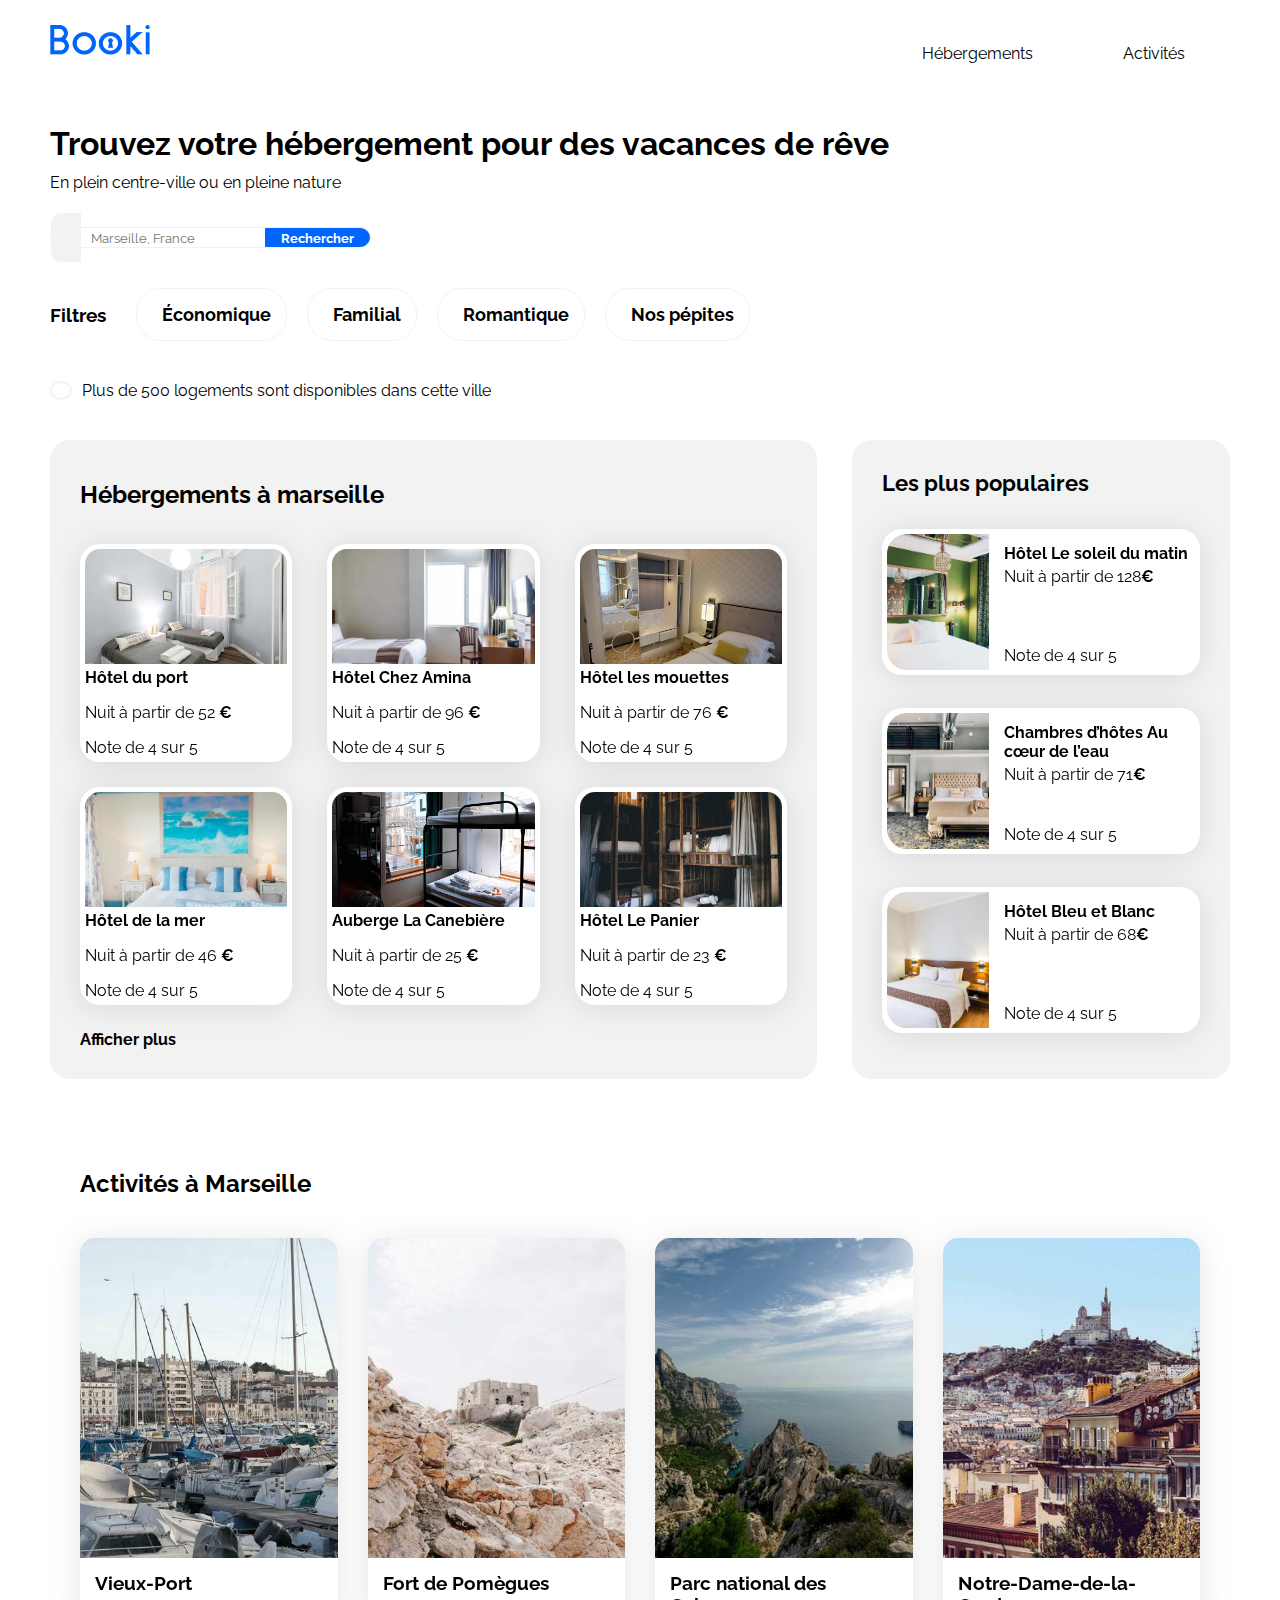
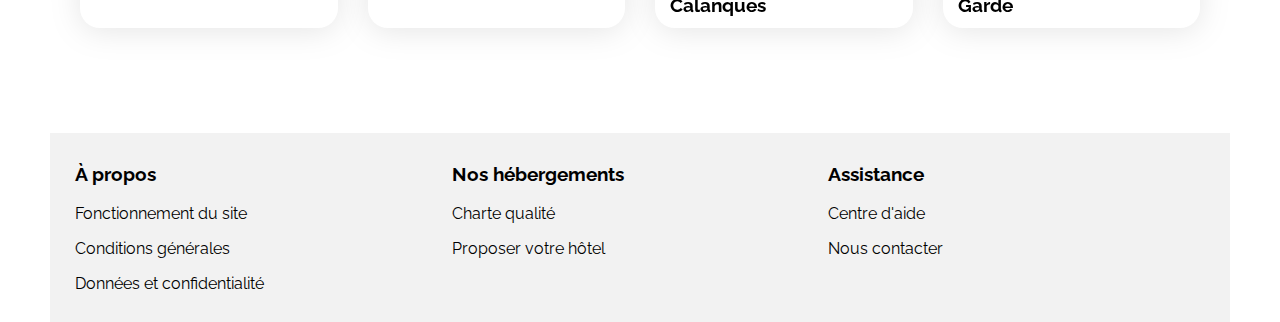
<file: index.html>
<!DOCTYPE html>
<html lang="fr">

<head>
    <meta charset="UTF-8">
    <meta name="viewport" content="width=device-width, initial-scale=1.0">
    <title>Booki</title>
    <link rel="preconnect" href="https://fonts.googleapis.com">
    <link rel="preconnect" href="https://fonts.gstatic.com" crossorigin>
    <link href="https://fonts.googleapis.com/css2?family=Raleway:wght@400;500;700&display=swap" rel="stylesheet">
    <link rel="stylesheet" href="https://cdnjs.cloudflare.com/ajax/libs/font-awesome/6.2.1/css/all.min.css"
        integrity="sha512-MV7K8+y+gLIBoVD59lQIYicR65iaqukzvf/nwasF0nqhPay5w/9lJmVM2hMDcnK1OnMGCdVK+iQrJ7lzPJQd1w=="
        crossorigin="anonymous" referrerpolicy="no-referrer" />
    <link rel="stylesheet" href="./css/style.css">
</head>

<body>
    <div class="main-container">
        <header>
            <div id="logo">
                <img src="images/logo/Booki.png" alt="logo de Booki" width="100" height="30">
            </div>
            <nav>
                <ul>
                    <li><a href="#">Hébergements</a></li>
                    <li><a href="#">Activités</a></li>
                </ul>
            </nav>
        </header>
        <main>
            <section>
                 <h1>Trouvez votre hébergement pour des vacances de rêve</h1>
            <p class="subtitle">En plein centre-ville ou en pleine nature</p>
            
            <div class="search-box">
                
                <label for="site-search"> <i class="fas fa-map-marker-alt"></i></label>
                <input type="search" name="q" id="site-search" placeholder="Marseille, France">
                <button type="button" class="button-search"><i class="fa-solid fa-magnifying-glass"></i><span
                        class="search">Rechercher</span> </button>

            </div>
            <div class="filter-container">
                <h3 class="filter-title-mobile">Filtres</h3>
                <div class="filtres">
                    <a class="button-filter"><span class="icon-filter"><i class="fas fa-money-bill-wave"></i></span>
                        Économique</a>
                    <a class="button-filter"><span class="icon-filter"><i class="fas fa-person"></i></span> Familial</a>
                    <a class="button-filter"><span class="icon-filter"><i class="fas fa-heart"></i></span>
                        Romantique</a>
                    <a class="button-filter"><span class="icon-filter"><i class="fas fa-fire"></i></span> Nos
                        pépites</a>
                </div>
            </div>


            <p class="info"><i class="fas fa-info"></i>Plus de 500 logements sont disponibles dans cette ville</p>
            </section>
           

            <div class="hebergements-and-populaires">
                <section class="hebergements">
                    <div class="container">
                        <h2 class="hebergement-title">Hébergements à marseille</h2>
                        <div class="hebergement-list">
                            <a href="#">
                                <article class="card">
                                    <img src="./images/hebergements/fred-kleber.jpg"
                                        alt="Image de la chambre d'hôtel montrant deux lits">
                                    <div class="article-content">
                                        <h3 class="card-title">Hôtel du port</h3>
                                        <p class="card-subtitle">Nuit à partir de 52 <span class="euro">€</span></p>
                                        <div class="card-rating">
                                            <i class="fa-xs fa-solid fa-star" aria-hidden="true"></i>
                                            <i class="fa-xs fa-solid fa-star" aria-hidden="true"></i>
                                            <i class="fa-xs fa-solid fa-star" aria-hidden="true"></i>
                                            <i class="fa-xs fa-solid fa-star" aria-hidden="true"></i>
                                            <i class="fa-xs fa-solid fa-star neutral-star" aria-hidden="true"></i>
                                            <span class="sr-only">Note de 4 sur 5</span>
                                        </div>
                                    </div>
                                </article>
                            </a>
                            <a href="#">
                                <article class="card">
                                    <img src="./images/hebergements/febrian-zakaria.jpg"
                                        alt="Image de la chambre d'hôtel montrant un lit">
                                    <div class="article-content">
                                        <h3 class="card-title">Hôtel Chez Amina</h3>
                                        <p class="card-subtitle">Nuit à partir de 96 <span class="euro">€</span></p>
                                        <div class="card-rating">
                                            <i class="fa-xs fa-solid fa-star" aria-hidden="true"></i>
                                            <i class="fa-xs fa-solid fa-star" aria-hidden="true"></i>
                                            <i class="fa-xs fa-solid fa-star" aria-hidden="true"></i>
                                            <i class="fa-xs fa-solid fa-star" aria-hidden="true"></i>
                                            <i class="fa-xs fa-solid fa-star neutral-star" aria-hidden="true"></i>
                                            <span class="sr-only">Note de 4 sur 5</span>
                                        </div>
                                    </div>
                                </article>
                            </a>
                            <a href="#">
                                <article class="card">
                                    <img src="./images/hebergements/reisetopia.jpg"
                                        alt="Image de la chambre d'hôtel montrant un lit">
                                    <div class="article-content">
                                        <h3 class="card-title">Hôtel les mouettes</h3>
                                        <p class="card-subtitle">Nuit à partir de 76 <span class="euro">€</span></p>
                                        <div class="card-rating">
                                            <i class="fa-xs fa-solid fa-star" aria-hidden="true"></i>
                                            <i class="fa-xs fa-solid fa-star" aria-hidden="true"></i>
                                            <i class="fa-xs fa-solid fa-star" aria-hidden="true"></i>
                                            <i class="fa-xs fa-solid fa-star" aria-hidden="true"></i>
                                            <i class="fa-xs fa-solid fa-star neutral-star" aria-hidden="true"></i>
                                            <span class="sr-only">Note de 4 sur 5</span>
                                        </div>
                                    </div>
                                </article>
                            </a>
                            <a href="#">
                                <article class="card">
                                    <img src="./images/hebergements/annie-spratt.jpg"
                                        alt="Image de la chambre d'hôtel montrant un lit">
                                    <div class="article-content">
                                        <h3 class="card-title">Hôtel de la mer</h3>
                                        <p class="card-subtitle">Nuit à partir de 46 <span class="euro">€</span></p>
                                        <div class="card-rating">
                                            <i class="fa-xs fa-solid fa-star" aria-hidden="true"></i>
                                            <i class="fa-xs fa-solid fa-star" aria-hidden="true"></i>
                                            <i class="fa-xs fa-solid fa-star" aria-hidden="true"></i>
                                            <i class="fa-xs fa-solid fa-star" aria-hidden="true"></i>
                                            <i class="fa-xs fa-solid fa-star neutral-star" aria-hidden="true"></i>
                                            <span class="sr-only">Note de 4 sur 5</span>
                                        </div>
                                    </div>
                                </article>
                            </a>
                            <a href="#">
                                <article class="card">
                                    <img src="./images/hebergements/marcus-loke.jpg"
                                        alt="Image de la chambre d'hôtel montrant un lit superposé">
                                    <div class="article-content">
                                        <h3 class="card-title">Auberge La Canebière</h3>
                                        <p class="card-subtitle">Nuit à partir de 25 <span class="euro">€</span></p>
                                        <div class="card-rating">
                                            <i class="fa-xs fa-solid fa-star" aria-hidden="true"></i>
                                            <i class="fa-xs fa-solid fa-star" aria-hidden="true"></i>
                                            <i class="fa-xs fa-solid fa-star" aria-hidden="true"></i>
                                            <i class="fa-xs fa-solid fa-star" aria-hidden="true"></i>
                                            <i class="fa-xs fa-solid fa-star neutral-star" aria-hidden="true"></i>
                                            <span class="sr-only">Note de 4 sur 5</span>
                                        </div>
                                    </div>
                                </article>
                            </a>
                            <a href="#">
                                <article class="card">
                                    <img src="./images/hebergements/nicate-lee.jpg"
                                        alt="Image de la chambre d'hôtel montrant deux lits superposés">
                                    <div class="article-content">
                                        <h3 class="card-title">Hôtel Le Panier</h3>
                                        <p class="card-subtitle">Nuit à partir de 23 <span class="euro">€</span></p>
                                        <div class="card-rating">
                                            <i class="fa-xs fa-solid fa-star" aria-hidden="true"></i>
                                            <i class="fa-xs fa-solid fa-star" aria-hidden="true"></i>
                                            <i class="fa-xs fa-solid fa-star" aria-hidden="true"></i>
                                            <i class="fa-xs fa-solid fa-star" aria-hidden="true"></i>
                                            <i class="fa-xs fa-solid fa-star neutral-star" aria-hidden="true"></i>
                                            <span class="sr-only">Note de 4 sur 5</span>
                                        </div>
                                    </div>
                                </article>
                                
                            </a>
                        </div>
                        <a href="#" class="viewmore"><strong>Afficher plus</strong> </a>
                    </div>
                </section>
                <section class="populaires">
                    <div class="populaires-title">
                        <h2 class="section-title">Les plus populaires</h2>
                        <i class="fa-solid fa-chart-line" aria-hidden="true"></i>
                    </div>
                    <div class="populaires-cards">
                        <a href="#">
                            <article class="card">
                                <img src="./images/hebergements/emile-guillemot.jpg"
                                    alt="Image de la chambre d'hôtel montrant un lit">
                                <div class="card-content">
                                    <div class="card-txt">
                                        <h3 class="card-title">Hôtel Le soleil du matin</h3>
                                        <p class="card-subtitle">Nuit à partir de 128<span class="euro">€</span></p>
                                    </div>
                                    <div class="card-rating">
                                        <i class="fa-xs fa-solid fa-star" aria-hidden="true"></i>
                                        <i class="fa-xs fa-solid fa-star" aria-hidden="true"></i>
                                        <i class="fa-xs fa-solid fa-star" aria-hidden="true"></i>
                                        <i class="fa-xs fa-solid fa-star" aria-hidden="true"></i>
                                        <i class="fa-xs fa-solid fa-star neutral-star" aria-hidden="true"></i>
                                        <span class="sr-only">Note de 4 sur 5</span>
                                    </div>
                                </div>
                            </article>
                        </a>
                        <a href="#">
                            <article class="card">
                                <img src="./images/hebergements/aw-creative.jpg"
                                    alt="Image de la chambre d'hôtel montrant un lit">
                                <div class="card-content">
                                    <div class="card-txt">
                                        <h3 class="card-title">Chambres d’hôtes Au cœur de l’eau</h3>
                                        <p class="card-subtitle">Nuit à partir de 71<span class="euro">€</span></p>
                                    </div>
                                    <div class="card-rating">
                                        <i class="fa-xs fa-solid fa-star" aria-hidden="true"></i>
                                        <i class="fa-xs fa-solid fa-star" aria-hidden="true"></i>
                                        <i class="fa-xs fa-solid fa-star" aria-hidden="true"></i>
                                        <i class="fa-xs fa-solid fa-star" aria-hidden="true"></i>
                                        <i class="fa-xs fa-solid fa-star neutral-star" aria-hidden="true"></i>
                                        <span class="sr-only">Note de 4 sur 5</span>
                                    </div>
                                </div>
                            </article>
                        </a>
                        <a href="#">
                            <article class="card">
                                <img src="./images/hebergements/febrian-zakaria2.jpg"
                                    alt="Image de la chambre d'hôtel montrant un lit">
                                <div class="card-content">
                                    <div class="card-txt">
                                        <h3 class="card-title">Hôtel Bleu et Blanc</h3>
                                        <p class="card-subtitle">Nuit à partir de 68<span class="euro">€</span></p>
                                    </div>
                                    <div class="card-rating">
                                        <i class="fa-xs fa-solid fa-star" aria-hidden="true"></i>
                                        <i class="fa-xs fa-solid fa-star" aria-hidden="true"></i>
                                        <i class="fa-xs fa-solid fa-star" aria-hidden="true"></i>
                                        <i class="fa-xs fa-solid fa-star" aria-hidden="true"></i>
                                        <i class="fa-xs fa-solid fa-star neutral-star" aria-hidden="true"></i>
                                        <span class="sr-only">Note de 4 sur 5</span>
                                    </div>
                                </div>
                            </article>
                        </a>
                    </div>
                </section>
            </div>
            <section class="activite">
                <h2 class="activite-title">Activités à Marseille</h2>
                <div class="activite-list">
                    <div class="activite-column">
                        <a href="#">
                            <article>
                                <img src="./images/activites/reno-laithienne.jpg" alt="Vieux-Port">
                                <h3>Vieux-Port</h3>
                            </article>
                        </a>
                        <a href="#">
                            <article>
                                <img src="./images/activites/paul-hermann.jpg" alt="Fort de Pomègues">
                                <h3>Fort de Pomègues</h3>
                            </article>
                        </a>
                        <a href="#">
                            <article>
                                <img src="./images/activites/kilyan-sockalingum.jpg" alt="Parc National des Calanques">
                                <h3>Parc national des Calanques</h3>
                            </article>
                        </a>
                        <a href="#">
                            <article>
                                <img src="./images/activites/florian-wehde.jpg" alt="Notre-Dame-de-la-Garde">
                                <h3>Notre-Dame-de-la-Garde</h3>
                            </article>
                        </a>
                    </div>
                </div>
            </section>

        </main>
        <footer>
            <div class="column">
                <h3 class="footer-title">À propos</h3>
                <ul>
                    <li>
                        <a href="#">Fonctionnement du site</a>
                    </li>
                    <li>
                        <a href="#">Conditions générales</a>
                    </li>
                    <li>
                        <a href="#">Données et confidentialité</a>
                    </li>
                </ul>
            </div>
            <div class="column">
                <h3 class="footer-title">Nos hébergements</h3>
                <ul>
                    <li>
                        <a href="#">Charte qualité</a>
                    </li>
                    <li>
                        <a href="#">Proposer votre hôtel</a>
                    </li>
                </ul>
            </div>
            <div class="column">
                <h3 class="footer-title">Assistance</h3>
                <ul>
                    <li>
                        <a href="#">Centre d'aide</a>
                    </li>
                    <li>
                        <a href="#">Nous contacter</a>
                    </li>
                </ul>
            </div>
        </footer>
    </div>
</body>

</html>
</file>
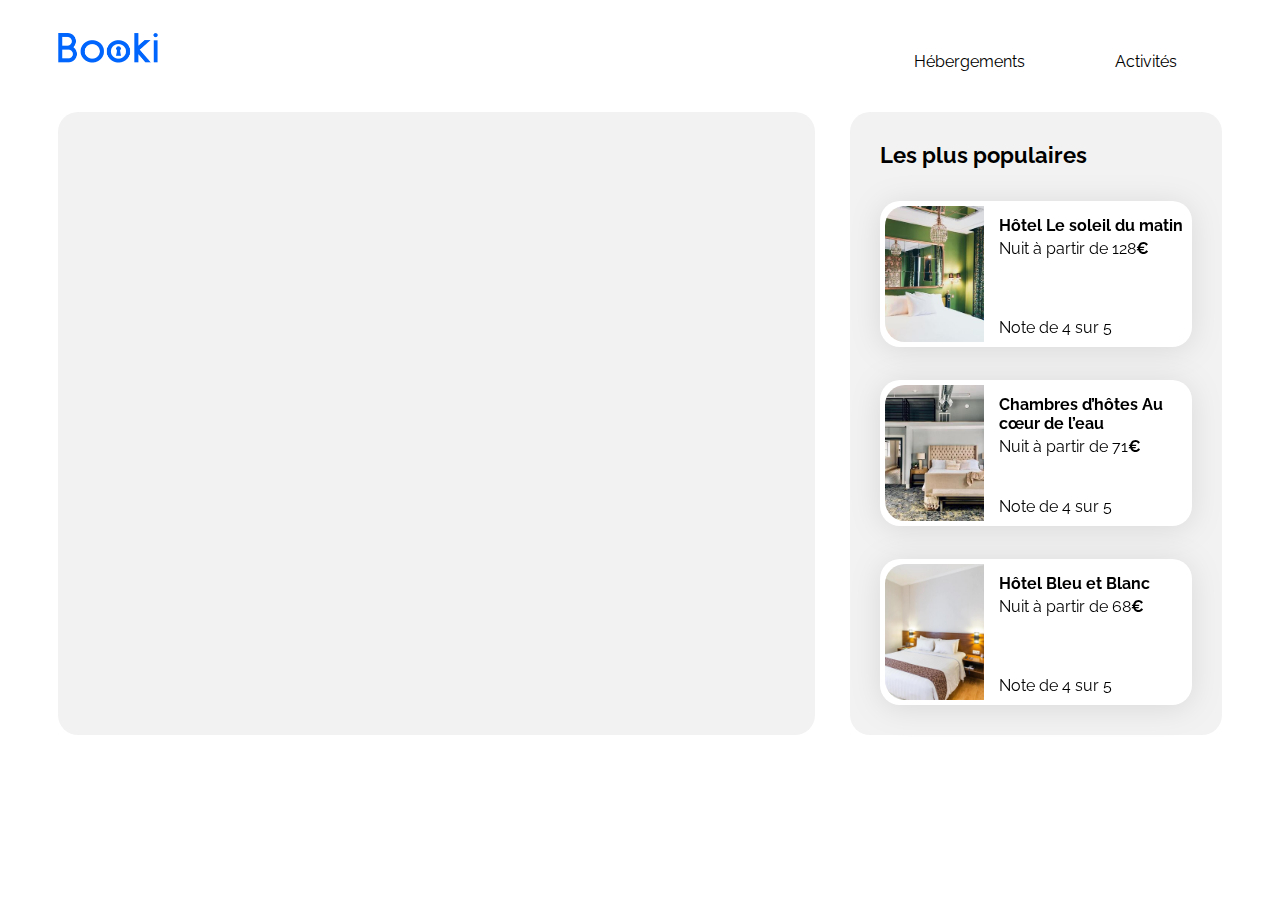
<file: booki-starter-code-master/index.html>
<!DOCTYPE html>
<html lang="fr">

<head>
    <meta charset="UTF-8">
    <meta name="viewport" content="width=device-width, initial-scale=1.0">
    <title>Booki</title>
    <link rel="preconnect" href="https://fonts.googleapis.com">
    <link rel="preconnect" href="https://fonts.gstatic.com" crossorigin>
    <link href="https://fonts.googleapis.com/css2?family=Raleway:wght@400;500;700&display=swap" rel="stylesheet">
    <link rel="stylesheet" href="https://cdnjs.cloudflare.com/ajax/libs/font-awesome/6.2.1/css/all.min.css"
        integrity="sha512-MV7K8+y+gLIBoVD59lQIYicR65iaqukzvf/nwasF0nqhPay5w/9lJmVM2hMDcnK1OnMGCdVK+iQrJ7lzPJQd1w=="
        crossorigin="anonymous" referrerpolicy="no-referrer" />
    <link rel="stylesheet" href="./css/style.css">
</head>

<body>
    <div class="main-container">
        <header>
            <div id="logo">
                <img src="images/logo/Booki.png" alt="logo de Booki" width="100" height="30">
            </div>
            <nav>
                <ul>
                    <li><a href="#">Hébergements</a></li>
                    <li><a href="#">Activités</a></li>
                </ul>
            </nav>
        </header>
        <main>
            <div class="hebergements-and-populaires">
                <section class="hebergements">

                </section>
                <section class="populaires">
                    <div class="populaires-title">
                        <h2 class="section-title">Les plus populaires</h2>
                        <i class="fa-solid fa-chart-line" aria-hidden="true"></i>
                    </div>
                    <div class="populaires-cards">
                        <a href="#">
                            <article class="card">
                                <img src="./images/hebergements/emile-guillemot.jpg" alt="Image de la chambre d'hôtel montrant un lit">
                                <div class="card-content">
                                    <div class="card-txt">
                                        <h3 class="card-title">Hôtel Le soleil du matin</h3>
                                        <p class="card-subtitle">Nuit à partir de 128<span class="euro">€</span></p>
                                    </div>
                                    <div class="card-rating">
                                        <i class="fa-xs fa-solid fa-star" aria-hidden="true"></i>
                                        <i class="fa-xs fa-solid fa-star" aria-hidden="true"></i>
                                        <i class="fa-xs fa-solid fa-star" aria-hidden="true"></i>
                                        <i class="fa-xs fa-solid fa-star" aria-hidden="true"></i>
                                        <i class="fa-xs fa-solid fa-star neutral-star" aria-hidden="true"></i>
                                        <span class="sr-only">Note de 4 sur 5</span>
                                    </div>
                                </div>
                            </article>
                        </a>
                        <a href="#">
                            <article class="card">
                                <img src="./images/hebergements/aw-creative.jpg" alt="Image de la chambre d'hôtel montrant un lit">
                                <div class="card-content">
                                    <div class="card-txt">
                                        <h3 class="card-title">Chambres d’hôtes Au cœur de l’eau</h3>
                                        <p class="card-subtitle">Nuit à partir de 71<span class="euro">€</span></p>
                                    </div>
                                    <div class="card-rating">
                                        <i class="fa-xs fa-solid fa-star" aria-hidden="true"></i>
                                        <i class="fa-xs fa-solid fa-star" aria-hidden="true"></i>
                                        <i class="fa-xs fa-solid fa-star" aria-hidden="true"></i>
                                        <i class="fa-xs fa-solid fa-star" aria-hidden="true"></i>
                                        <i class="fa-xs fa-solid fa-star neutral-star" aria-hidden="true"></i>
                                        <span class="sr-only">Note de 4 sur 5</span>
                                    </div>
                                </div>
                            </article>
                        </a>
                        <a href="#">
                            <article class="card">
                                <img src="./images/hebergements/febrian-zakaria2.jpg" alt="Image de la chambre d'hôtel montrant un lit">
                                <div class="card-content">
                                    <div class="card-txt">
                                        <h3 class="card-title">Hôtel Bleu et Blanc</h3>
                                        <p class="card-subtitle">Nuit à partir de 68<span class="euro">€</span></p>
                                    </div>
                                    <div class="card-rating">
                                        <i class="fa-xs fa-solid fa-star" aria-hidden="true"></i>
                                        <i class="fa-xs fa-solid fa-star" aria-hidden="true"></i>
                                        <i class="fa-xs fa-solid fa-star" aria-hidden="true"></i>
                                        <i class="fa-xs fa-solid fa-star" aria-hidden="true"></i>
                                        <i class="fa-xs fa-solid fa-star neutral-star" aria-hidden="true"></i>
                                        <span class="sr-only">Note de 4 sur 5</span>
                                    </div>
                                </div>
                            </article>
                        </a>
                    </div>
                </section>
            </div>
        </main>
        <footer></footer>
    </div>
</body>

</html>
</file>
<file: css/style.css>
/****** General ***********/
* {
    font-family: 'Raleway', sans-serif;
}

:root {
    --main-color: #0065FC;
    --main-bg-color: #F2F2F2;
    --filter-bg-color: #DEEBFF;
}

h3 {
    margin: 0;
}

.fa-solid {
    color: var(--main-color);
}

body {
    margin: 0%;
    display: flex;
    justify-content: center;
}

.main-container {
    width: 100%;
    max-width: 1440px;
    padding: 0 50px;
    box-sizing: border-box;
}

a {
    color: inherit;
    text-decoration: none;
}

.section-title {
    margin: 0;
    font-size: 22px;
}

.card {
    background-color: white;
    border-radius: 20px;
    padding: 5px;
    filter: drop-shadow(0px 3px 15px rgba(0, 0, 0, 0.1));
}

.card img {
    object-fit: cover;
}

.card-title {
    font-size: 16px;
}

.euro {
    font-weight: 700;
}

.neutral-star {
    color: var(--main-bg-color)
}

/*En-tête*/

header{
    display: flex;
    justify-content: space-between;
}

#logo{
    margin-top: 25px;
}

header nav ul {
    display: flex;
    list-style-type: none;
}

header nav ul li {
    padding: 25px 25px;
    border-top: 3px solid transparent;
    margin: 0px 20px 0px 20px;
}

header nav ul li:hover {
    border-color: #0065FC;
    color: #0065FC;
}

h1{
    margin-bottom: -5px;
}

.subtitle{
    margin-bottom: 35px;
}

/* Barre de recherche et filtres */

.search-box {
    display: inline-flex;
    border: 1px solid #F2F2F2;
    border-radius: 15px;
    margin-bottom: 25px;
}

.fa-map-marker-alt{
    padding: 15px;
    background-color: #F2F2F2;
    border-radius: 10px 0px 0px 10px;
}

input{
    padding-left: 10px;
    border: 1px #F2F2F2;
}

.button-search{
    background-color: #0065FC;
    color: white;
    font-weight: bold;
    border: solid 1px #0065FC;
    border-radius: 0px 10px 10px 0px;
    padding: 0px 15px 0px 15px;
}

.fa-magnifying-glass{
    color: white;
    display: none;
}

/*Filtres*/


.filter-container {
    display: flex;
    gap: 30px;
    align-items: center;
    margin-top: 15px;
}
.filtres{
    gap: 20px;
    display: flex;
    align-items: center;
}



.button-filter{
    padding: 15px;
    border: solid 1px #F2F2F2;
    border-radius: 25px 25px 25px 25px;
    background-color: white;
    font-weight: bold;
    font-size: 18px;
}

.button-filter:hover{
    background-color:#DEEBFF;
}

.icon-filter{
    color: #0065FC;
    margin-right: 10px;
}

/*Info*/

.info {
    display: inline-flex;
    margin-top: 40px;
    margin-bottom: 40px;
}

.fa-info {
    color: #0065FC;
    border: 2px solid #F2F2F2;
    border-radius: 100%;
    padding: 5px 9px 5px 9px;
    font-size: 12px;
    display: flex;
    justify-content: center;
    align-items: center;
    margin-right: 10px;
}

/****** Hebergements And Populaires ***********/

.hebergements-and-populaires {
    display: flex;
    justify-content: space-between;
}

.hebergements-and-populaires section {
    background-color: var(--main-bg-color);
    border-radius: 20px;
    padding: 30px;
    box-sizing: border-box;
}

.hebergement-title{
    margin-top: 10px;
    margin-bottom: 35px;
}

.hebergement-list{
    display: flex;
    flex-wrap: wrap;
    justify-content: space-between;
}

.hebergement-list a{
    width: 30%;
    margin-bottom: 25px;
}

.hebergement-list a article img {
    width: 100%;
    height: 115px;
    border-radius: 15px 15px 0px 0px;
    object-fit: cover;
}

.hebergement-list a img{
    border-radius: 15px 15px 0px 0px;
}

/************************************
*            Populaire              *
************************************/

#hebergement .populaire .chart-icone {
    position: absolute;
    top: 20px;
    right: 20px;
}

#hebergement .populaire {
    width: 35%;
    position: relative;
}

#hebergement .populaire .hebergement-list {
    flex-direction: column;
}

#hebergement .populaire .hebergement-list a {
    width: 100%;
    margin-top: 30px;
}

#hebergement .populaire .hebergement-list a article {
    display: flex;
    flex-direction: row;
}

#hebergement .populaire .hebergement-list a article img {
    border-radius: 25px 0px 0px 25px;
    width: 35%;
}

#hebergement .populaire .hebergement-list a article .article-content {
    display: flex;
    justify-content: space-between;
    flex-direction: column;
    gap: 30px;
}

/****** Hebergements ***********/
.hebergements {
    width: 65%;
}

/****** Populaires ***********/
.populaires {
    width: 32%;
}

.populaires-title {
    display: flex;
    justify-content: space-between;
    align-items: center;
}

.populaires-cards .card {
    display: flex;
    margin-top: 33px;
}

.populaires-cards img {
    width: 33%;
    height: 136px;
    border-top-left-radius: 20px;
    border-bottom-left-radius: 20px;
}

.populaires-cards .card-content {
    width: 67%;
    padding-left: 15px;
    display: flex;
    flex-direction: column;
    justify-content: space-between;
    box-sizing: border-box;
}

.populaires-cards .card-title {
    margin-top: 10px;
    margin-bottom: 4px;
}

.populaires-cards .card-subtitle {
    margin: 0;
}

.populaires-cards .card-rating {
    margin-bottom: 5px;
}

/************************************
*            Marseille              *
************************************/

#hebergement .marseille {
    width: 60%;
}

#hebergement .marseille .subtitle {
    font-weight: bold;
    font-size: 120%;
}

/*Activités*/
.activite{
    padding: 30px;
}
.activite-title{
    margin-top: 60px;
    margin-bottom: 40px;
}

.activite-list .activite-column{
    display: flex;
    flex-wrap: wrap;
    gap: 30px;
    margin-bottom: 40px;
}
.activite-list a{
    flex: 1;
    height: 400px;
}
.activite-list .activite-column article{
    background-color: white;
    border-radius: 20px;
    filter: drop-shadow(0px 3px 15px  rgba(0, 0, 0, 0.1));
    height: 390px;
}

.activite-list .activite-column article h3{
    margin: 10px 15px;
}

.activite-list .activite-column article img {
    width: 100%;
    height: 320px;
    border-radius: 15px 15px 0px 0px;
    object-fit: cover;
}

/*Footer*/

footer {
    background-color: #F2F2F2;
    padding: 5px 25px 5px 25px;
    margin-top: 25px;
    display: flex;
}

.footer-title{
    margin-bottom: -5px;
}

footer .column {
    width: 100%;
    padding-top: 25px;
}

footer .column ul {
    padding: 0%;
    list-style-type: none;
}

footer .column ul li a {
    color: black;
    text-decoration: none;
    line-height: 35px;
}

/* Le code ci-dessous correspond à la version responsive uniquement */

/****** Media queries ***********/
/* Medium devices (tablets, less/equal than 1024px) */
@media (max-width: 1024px) {

    h1{
        font-size: 25px;
    }

    .filter-container {
        flex-direction: column;
        align-items: start;

    }

    .filtres{
        display: flex;
        flex-wrap: wrap;
    }

    .filter-title{
        display: none;
    }

    .filter-title-mobile{
        display: block;
    }

    .filtres .button-filter{
        font-size: 17px;
    }
    .hebergements-and-populaires {
        flex-direction: column;
    }

    .hebergements {
        width: 100%;
    }

    .populaires {
        width: 100%;
        margin-top: 20px;
    }

    .populaires-cards {
        display: flex;
        flex-direction: row;
        justify-content: space-between;
    }

    .populaires-cards a {
        width: 30%;
    }

    .populaires-cards .card-title {
        font-size: 14px;
    }

    .populaires-cards .card-subtitle {
        font-size: 13px;
    }

    .activite-list .activite-column article img {
        width: 100%;
        height: 200px;
    }

    .activite-list .activite-column article{
        height: 280px;
    }

    footer{
        margin-top: -55px;
    }
}

/* Small devices (phones, less than 768px) */
@media (max-width: 767.98px) {

    .main-container {
        padding: 0px;
    }

    header{
        flex-direction: column;
    }

    #logo{
    
        text-align: center;
    }

    nav{
        margin-top: 25px;
    }
    
    header nav ul {
        margin: 0px -20px;
        padding: 0;
    }
    
    header nav ul li {
        width: 50%;
        padding: 20px;
        text-align: center;
        margin: 0px;
        border-top: none;
        border-bottom: 3px solid lightgray;
    }
    section{
        padding: 20px;
    }
    h1{
        margin-top: 35px;
        font-size: 22px;
    }

    .subtitle{
        font-size: 16px;
    }

    .search-box{
        display: flex;
        justify-content: space-between;
    }

    .search-box input{
        display: flex;
        justify-content: flex-start;
        width: 100%;
    }

    .button-search .fa-magnifying-glass {
        display: inline-block;
    }

    .search{
        display: none;
    }

    .button-search{
        border-radius: 10px 10px 10px 10px;
    }

    .filtres{
        display: flex;
        flex-wrap: wrap;
        justify-content: center;
    }

    .filter-title{
        display: none;
    }

    .filter-title-mobile{
        display: block;
        margin-top: 15px;
        margin-bottom: -15px;
    }
    .filtres {
        width: 100%;
        display: grid;
        grid-template-columns: 1fr 1fr;
        grid-template-rows: 1fr 1fr;
    }

    .filtres .button-filter{
        text-align: center;
        font-size: 14px;
        margin-top: 10px;
        font-weight: 700;
    }

    .info{
        font-size: 16px;
        margin-left: -15px;
        margin-bottom: -15px;
    }

    .hebergements {
        order: 2;
    }

    .populaires {
        width: 100%;
        margin-top: 20px;
        order: 1;
    }

    .populaires-cards {
        display: flex;
        flex-direction: column;
    }

    .populaires-cards a {
        width: 100%;
    }
    .hebergement-list{
        flex-direction: column;
        gap: 30px;
        margin-bottom: 20px;
    }
    .hebergement-list a{
        width: 100%;
        margin: auto;
    }

    .populaires-cards .card-title {
        font-size: 14px;
    }

    .populaires-cards .card-subtitle {
        font-size: 13px;
    }

 .hebergements-and-populaires section {
        border-radius: 0px;
        margin-bottom: 25px;
    }

    section.hebergements{
        background-color: white;
    }

    .activite-column{
        flex-direction: column;
    }
    .activite-list .activite-column article{
        width: 100%;
        height: 230px;
        margin: auto;
    }
    
    .activite-list .activite-column article img {
        width: 100%;
        height: 170px;
    }

    footer{
        display: flex;
        flex-direction: column;
        margin-top: 25px;
    }
}
</file>
<file: booki-starter-code-master/css/style.css>
/****** General ***********/
* {
    font-family: 'Raleway', sans-serif;
}

:root {
    --main-color: #0065FC;
    --main-bg-color: #F2F2F2;
    --filter-bg-color: #DEEBFF;
}

.fa-solid {
    color: var(--main-color);
}

body {
    display: flex;
    justify-content: center;
}

.main-container {
    width: 100%;
    max-width: 1440px;
    padding: 0 50px;
    box-sizing: border-box;
}

a {
    color: inherit;
    text-decoration: none;
}

.section-title {
    margin: 0;
    font-size: 22px;
}

.card {
    background-color: white;
    border-radius: 20px;
    padding: 5px;
    filter: drop-shadow(0px 3px 15px rgba(0, 0, 0, 0.1));
}

.card img {
    object-fit: cover;
}

.card-title {
    font-size: 16px;
}

.euro {
    font-weight: 700;
}

.neutral-star {
    color: var(--main-bg-color)
}

/*HEADER*/

header{
    display: flex;
    justify-content: space-between;
}

#logo{
    margin-top: 25px;
}

header nav ul {
    display: flex;
    list-style-type: none;
}

header nav ul li {
    padding: 25px 25px;
    border-top: 3px solid transparent;
    margin: 0px 20px 0px 20px;
}

header nav ul li:hover {
    border-color: #0065FC;
    color: #0065FC;
}

/****** Hebergements And Populaires ***********/
.hebergements-and-populaires {
    display: flex;
    justify-content: space-between;
}

.hebergements-and-populaires section {
    background-color: var(--main-bg-color);
    border-radius: 20px;
    padding: 30px;
    box-sizing: border-box;
}

/****** Hebergements ***********/
.hebergements {
    width: 65%;
}

/****** Populaires ***********/
.populaires {
    width: 32%;
}

.populaires-title {
    display: flex;
    justify-content: space-between;
    align-items: center;
}

.populaires-cards .card {
    display: flex;
    margin-top: 33px;
}

.populaires-cards img {
    width: 33%;
    height: 136px;
    border-top-left-radius: 20px;
    border-bottom-left-radius: 20px;
}

.populaires-cards .card-content {
    width: 67%;
    padding-left: 15px;
    display: flex;
    flex-direction: column;
    justify-content: space-between;
    box-sizing: border-box;
}

.populaires-cards .card-title {
    margin-top: 10px;
    margin-bottom: 4px;
}

.populaires-cards .card-subtitle {
    margin: 0;
}

.populaires-cards .card-rating {
    margin-bottom: 5px;
}




/* Le code ci-dessous correspond à la version responsive uniquement */

/****** Media queries ***********/
/* Medium devices (tablets, less/equal than 1024px) */
@media (max-width: 1024px) {
    .hebergements-and-populaires {
        flex-direction: column;
    }

    .hebergements {
        width: 100%;
    }

    .populaires {
        width: 100%;
        margin-top: 50px;
    }

    .populaires-cards {
        display: flex;
        flex-direction: row;
        justify-content: space-between;
    }

    .populaires-cards a {
        width: 30%;
    }

    .populaires-cards .card-title {
        font-size: 14px;
    }

    .populaires-cards .card-subtitle {
        font-size: 13px;
    }
}

/* Small devices (phones, less than 768px) */
@media (max-width: 767.98px) {
    /* ... */
}
</file>
